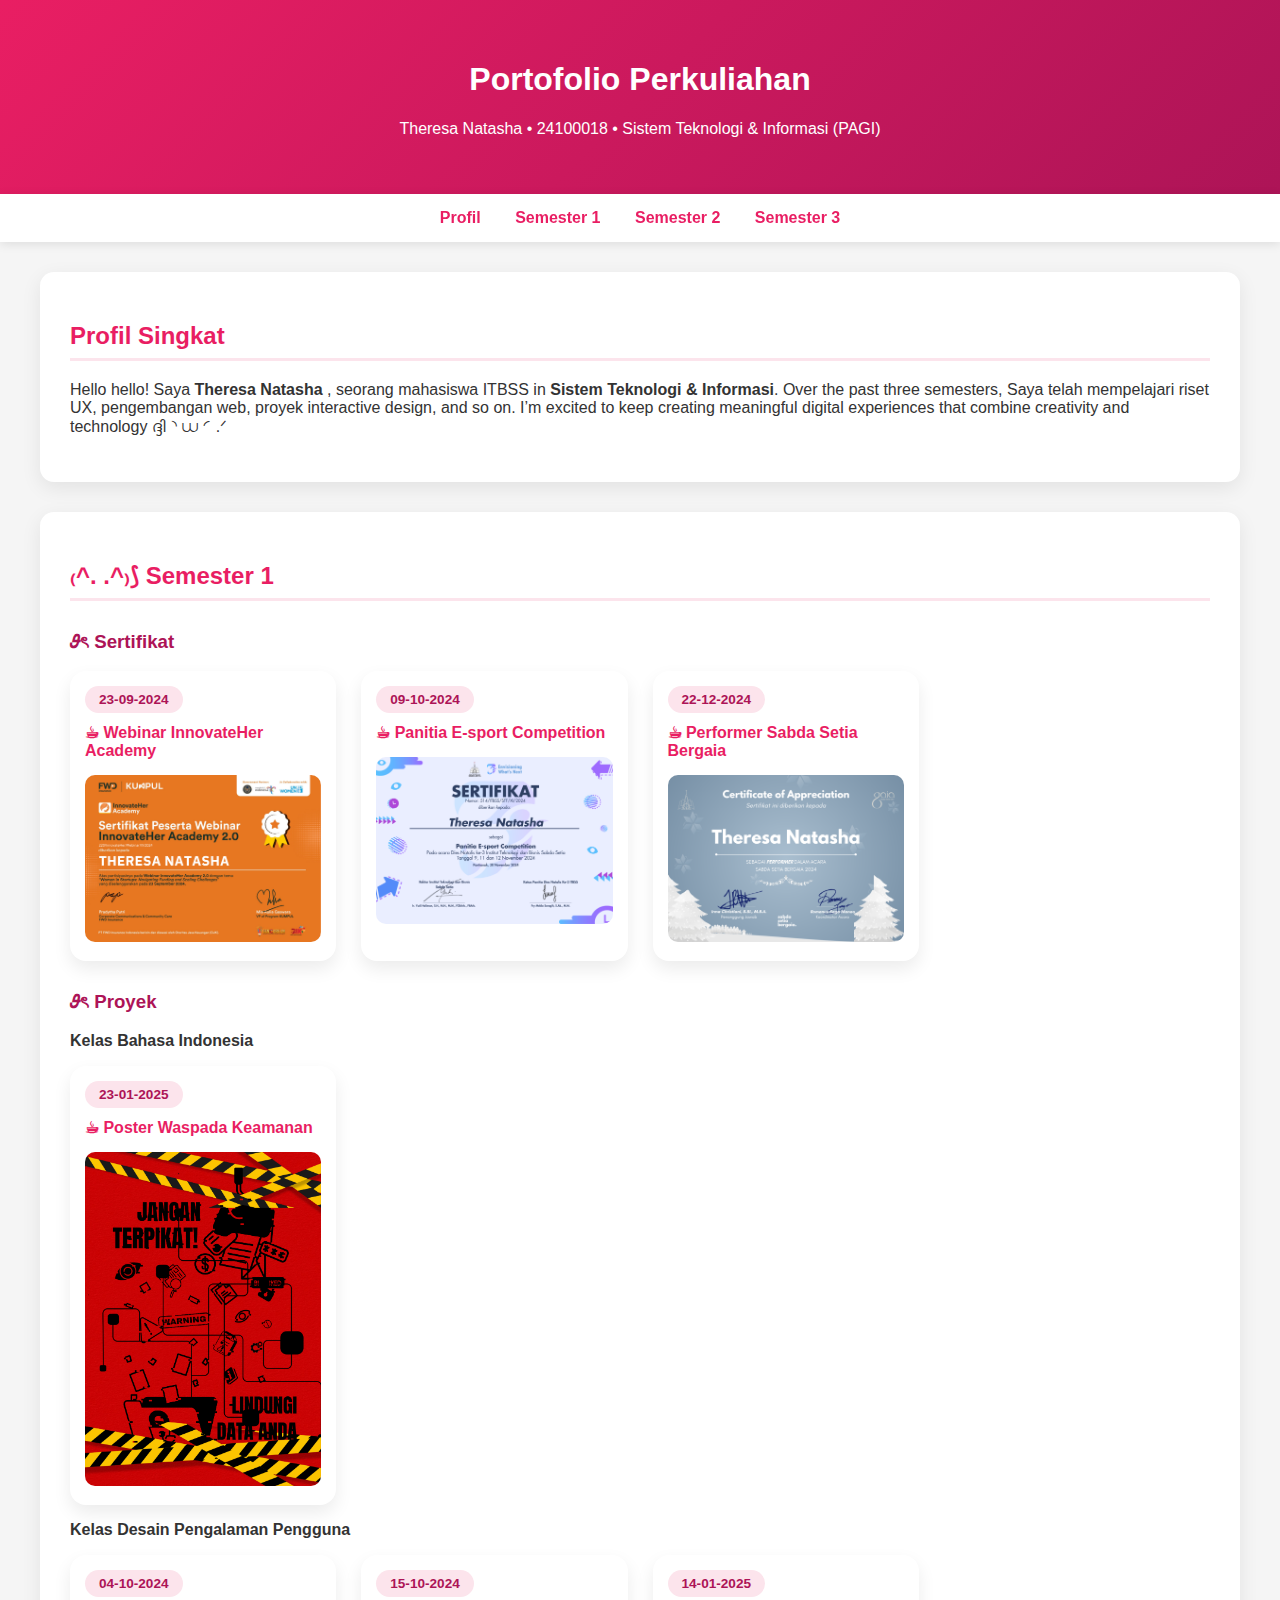
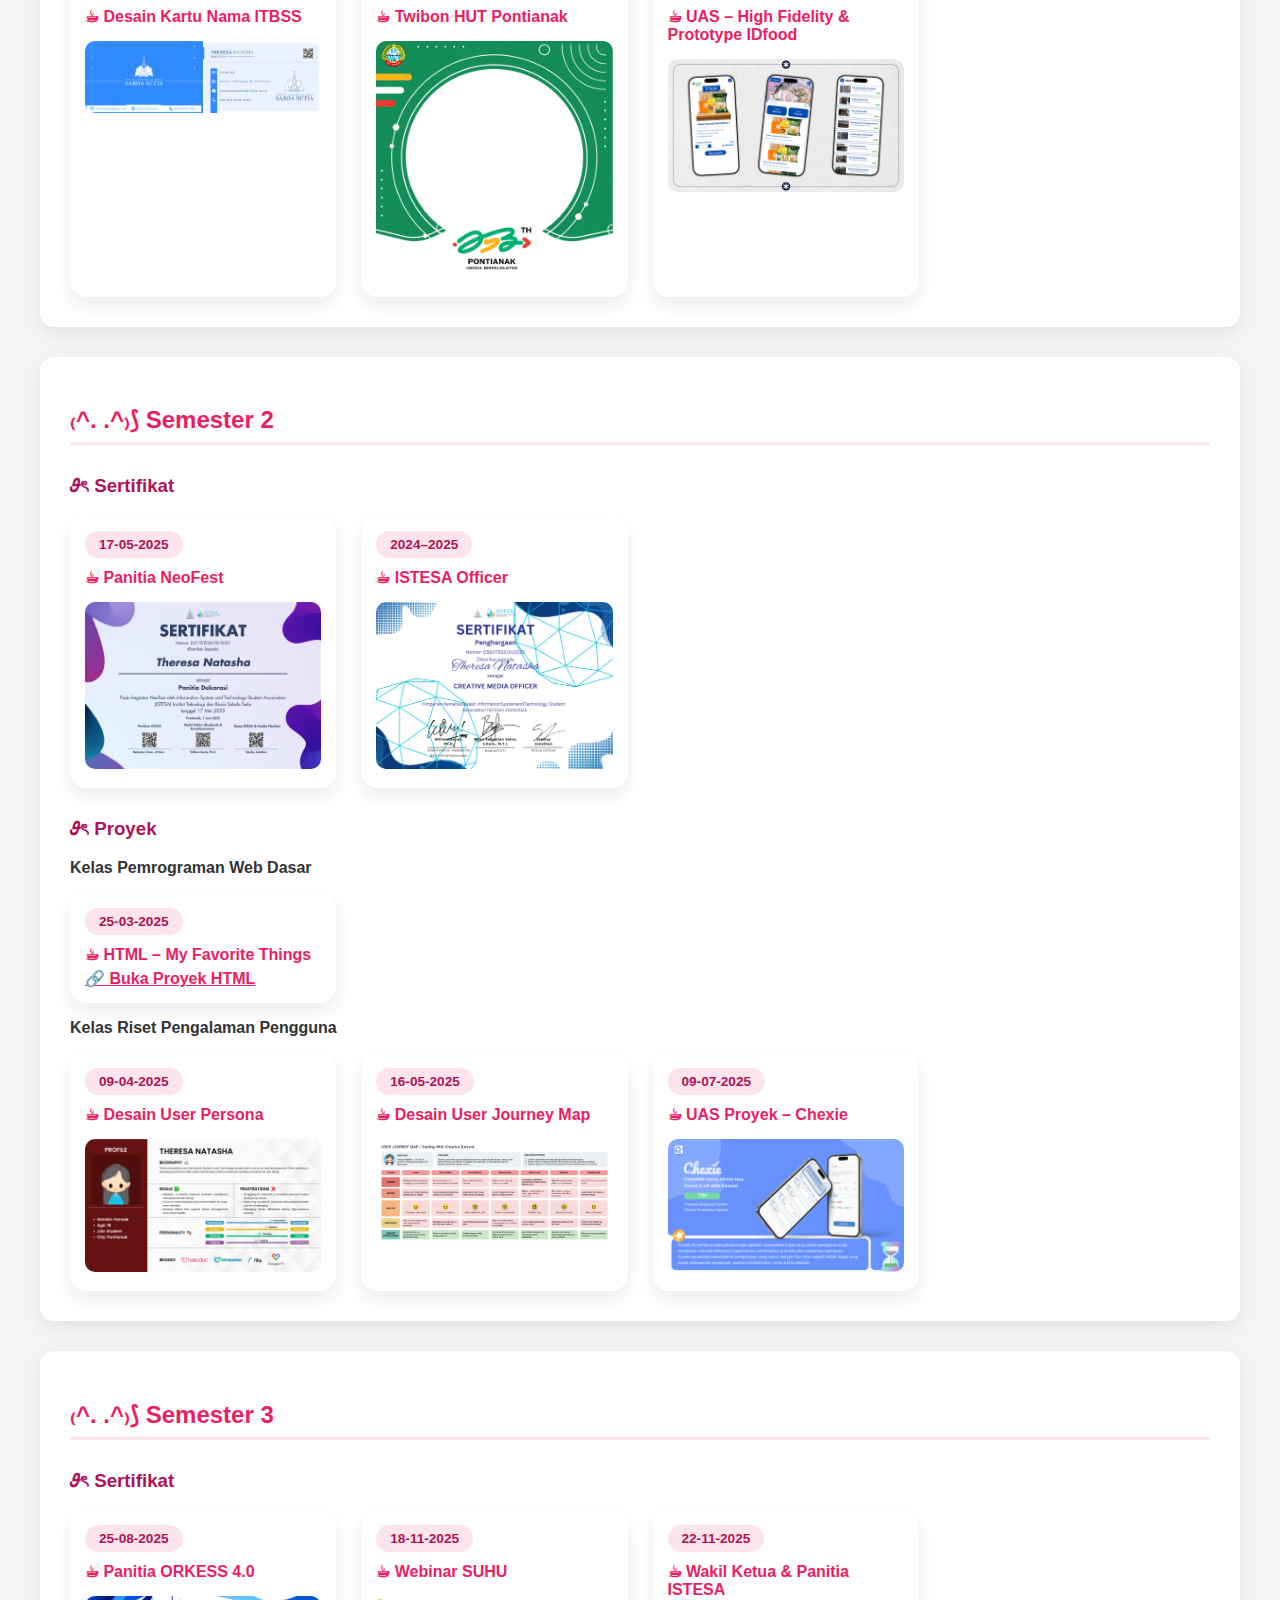
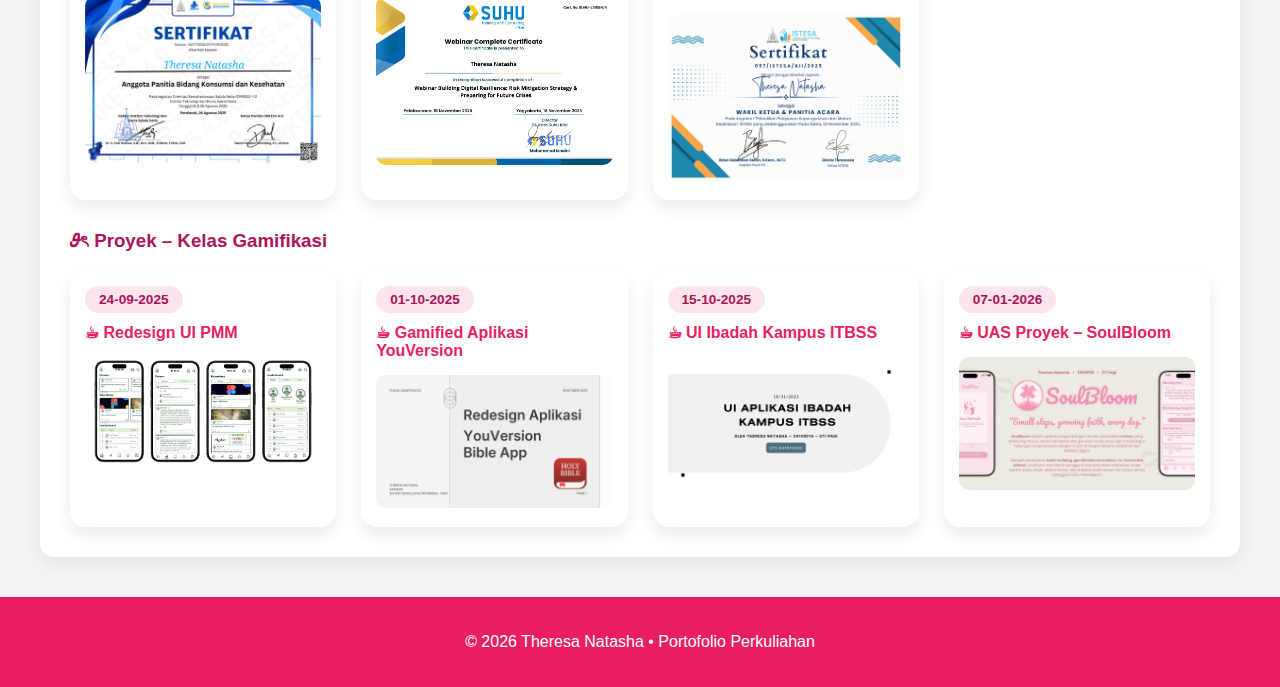
<file: index.html>
<!DOCTYPE html>
<html lang="id">
    <head>
        <meta charset="UTF-8">
        <title>Portofolio Perkuliahan Theresa Natasha</title>
        <link rel="stylesheet" href="css/style.css">
    </head>

    <body>
        <header>
            <h1>Portofolio Perkuliahan</h1>
            <p>Theresa Natasha • 24100018 • Sistem Teknologi & Informasi (PAGI)</p>
        </header>

        <nav>
            <a href="#profil">Profil</a>
            <a href="#semester1">Semester 1</a>
            <a href="#semester2">Semester 2</a>
            <a href="#semester3">Semester 3</a>
        </nav>

        <section id="profile">
            <h2>Profil Singkat</h2>
            <p>
                Hello hello! Saya <b>Theresa Natasha </b>, seorang mahasiswa ITBSS in <b>Sistem Teknologi & Informasi</b>. Over the past three semesters, Saya telah mempelajari riset UX, pengembangan web, proyek interactive design, and so on. I’m excited to keep creating meaningful digital experiences that combine creativity and technology ദ്ദി◝ ⩊ ◜.ᐟ
            </p>
        </section>

        <section id="semester1">
            <h2>₍^. .^₎⟆  Semester 1</h2>
      
            <h3>𝜗ৎ Sertifikat</h3>
            <div class="card-grid">
                <div class="card">
                    <span class="date">23-09-2024</span>
                    <h4>☕︎ Webinar InnovateHer Academy</h4>
                    <img src="img/semester1/sertifikat/23-09-2024_Sertifikat Webinar InnovateHer Academy.png" onclick="openModal(this.src)">
                </div>
                
                <div class="card">
                    <span class="date">09-10-2024</span>
                    <h4>☕︎ Panitia E-sport Competition</h4>
                    <img src="img/semester1/sertifikat/9-10-2024_Sertifikat Panitia E-sport Competition.png" onclick="openModal(this.src)">
                </div>
                
                <div class="card">
                    <span class="date">22-12-2024</span>
                    <h4>☕︎ Performer Sabda Setia Bergaia</h4>
                    <img src="img/semester1/sertifikat/22-12-2024_Sertifikat Performer Sabda Setia Bergaia.png" onclick="openModal(this.src)">
                </div>
            </div>
            
            <h3>𝜗ৎ Proyek</h3>
            <p><b>Kelas Bahasa Indonesia</b></p>
            <div class="card-grid">
                <div class="card">
                    <span class="date">23-01-2025</span>
                    <h4>☕︎ Poster Waspada Keamanan</h4>
                    <img src="img/semester1/projek/23-01-2025_Poster Waspada Keamanan.png" onclick="openModal(this.src)">
                </div>
            </div>
            
            <p><b>Kelas Desain Pengalaman Pengguna</b></p>
            <div class="card-grid">
                <div class="card">
                    <span class="date">04-10-2024</span>
                    <h4>☕︎ Desain Kartu Nama ITBSS</h4>
                    <img src="img/semester1/projek/04-10-2024_Desain Kartu Nama ITBSS.png" onclick="openModal(this.src)">
                </div>
                
                <div class="card">
                    <span class="date">15-10-2024</span>
                    <h4>☕︎ Twibon HUT Pontianak</h4>
                    <img src="img/semester1/projek/15-10-2024_Desain Twibon HUT Pontianak.png" onclick="openModal(this.src)">
                </div>
                
                <div class="card">
                    <span class="date">14-01-2025</span>
                    <h4>☕︎ UAS – High Fidelity & Prototype IDfood</h4>
                    <img src="img/semester1/projek/14-01-2025_UAS Design High Fidelity & Prototype IDfood.png" onclick="openModal(this.src)">
                </div>
            </div>
        </section>

        <section id="semester2">
            <h2>₍^. .^₎⟆  Semester 2</h2>
            
            <h3>𝜗ৎ Sertifikat</h3>
            <div class="card-grid">
                <div class="card">
                    <span class="date">17-05-2025</span>
                    <h4>☕︎ Panitia NeoFest</h4>
                    <img src="img/semester2/sertifikat/17-05-2025_Sertifikat Panitia NeoFest.jpg" onclick="openModal(this.src)">
                </div>
                
                <div class="card">
                    <span class="date">2024–2025</span>
                    <h4>☕︎ ISTESA Officer</h4>
                    <img src="img/semester2/sertifikat/2024-2025_Sertifikat ISTESA Officer.png" onclick="openModal(this.src)">
                </div>
            </div>
            
            <h3>𝜗ৎ Proyek</h3>
            <p><b>Kelas Pemrograman Web Dasar</b></p>
            <div class="card-grid">
                <div class="card">
                    <span class="date">25-03-2025</span>
                    <h4>☕︎ HTML – My Favorite Things</h4>
                    <a href="img/semester2/projek/webdasar/myFav.html" target="_blank">
                        🔗 Buka Proyek HTML
                    </a>
                </div>
            </div>
            
            <p><b>Kelas Riset Pengalaman Pengguna</b></p>
            <div class="card-grid">
                <div class="card">
                    <span class="date">09-04-2025</span>
                    <h4>☕︎ Desain User Persona</h4>
                    <img src="img/semester2/projek/09-04-2025_Desain User Persona.png" onclick="openModal(this.src)">
                </div>
                
                <div class="card">
                    <span class="date">16-05-2025</span>
                    <h4>☕︎ Desain User Journey Map</h4>
                    <img src="img/semester2/projek/16-05-2025_Desain User Journey Map.png" onclick="openModal(this.src)">
                </div>
                
                <div class="card">
                    <span class="date">09-07-2025</span>
                    <h4>☕︎ UAS Proyek – Chexie</h4>
                    <img src="img/semester2/projek/chexie/chexie1.png" onclick="openSlider('img/semester2/projek/chexie/chexie', 30)">
                </div>
            </div>
        </section>

        <section id="semester3">
            <h2>₍^. .^₎⟆  Semester 3</h2>
            
            <h3>𝜗ৎ Sertifikat</h3>
            <div class="card-grid">
                <div class="card">
                    <span class="date">25-08-2025</span>
                    <h4>☕︎ Panitia ORKESS 4.0</h4>
                    <img src="img/semester3/sertifikat/25-08-2025_Sertifikat Panitia ORKESS (4.0).png" onclick="openModal(this.src)">
                </div>
                
                <div class="card">
                    <span class="date">18-11-2025</span>
                    <h4>☕︎ Webinar SUHU</h4>
                    <img src="img/semester3/sertifikat/18-11-2025_Sertifikat Webinar SUHU.png" onclick="openModal(this.src)">
                </div>
                
                <div class="card">
                    <span class="date">22-11-2025</span>
                    <h4>☕︎ Wakil Ketua & Panitia ISTESA</h4>
                    <img src="img/semester3/sertifikat/22-11-2025_Sertifikat Wakil Ketua & Panitia Acara Pelepasan Kepengurusan dan Makrab ISTESA.png" onclick="openModal(this.src)">
                </div>
            </div>
            
            <h3>𝜗ৎ Proyek – Kelas Gamifikasi</h3>
            <div class="card-grid">
                <div class="card">
                    <span class="date">24-09-2025</span>
                    <h4>☕︎ Redesign UI PMM</h4>
                    <img src="img/semester3/projek/24-09-2025_Redesign UI PMM.png" onclick="openModal(this.src)">
                </div>
                
                <div class="card">
                    <span class="date">01-10-2025</span>
                    <h4>☕︎ Gamified Aplikasi YouVersion</h4>
                    <img src="img/semester3/projek/youversion/YouVersion1.png" onclick="openSlider('img/semester3/projek/youversion/YouVersion', 11)">
                </div>
                
                <div class="card">
                    <span class="date">15-10-2025</span>
                    <h4>☕︎ UI Ibadah Kampus ITBSS</h4>
                    <img src="img/semester3/projek/ibadahkampus/IbadahKampus1.png" onclick="openSlider('img/semester3/projek/ibadahkampus/IbadahKampus', 20)">
                </div>
                
                <div class="card">
                    <span class="date">07-01-2026</span>
                    <h4>☕︎ UAS Proyek – SoulBloom</h4>
                    <img src="img/semester3/projek/soulbloom/SoulBloom1.png" onclick="openSlider('img/semester3/projek/soulbloom/SoulBloom', 22)">
                </div>
            </div>
        </section>

        <footer>
            <p>© 2026 Theresa Natasha • Portofolio Perkuliahan</p>
        </footer>

        <div id="imageModal" class="modal">
            <span class="close" onclick="closeModal()">×</span>
            <img class="modal-content" id="modalImage">
        </div>

        <div id="sliderModal" class="modal">
            <span class="close" onclick="closeSlider()">×</span>
            <img class="modal-content" id="sliderImage">
            <div class="slider-controls">
                <button onclick="prevSlide()">⟨ Prev</button>
                <button onclick="nextSlide()">Next ⟩</button>
            </div>
        </div>

        <script>
            function openModal(src){
                const modal = document.getElementById("imageModal");
                document.getElementById("modalImage").src = src;
                modal.classList.add("show");
            }
            
            function closeModal(){
                const modal = document.getElementById("imageModal");
                modal.classList.remove("show");
            }
            
            function openSlider(path, total){
                basePath = path;
                totalSlides = total;
                currentSlide = 1;
                const modal = document.getElementById("sliderModal");
                modal.classList.add("show");
                updateSlide();
            }
            
            function closeSlider(){
                const modal = document.getElementById("sliderModal");
                modal.classList.remove("show");
            }
            
            function updateSlide(){
                document.getElementById("sliderImage").src =
                basePath + currentSlide + ".png";
            }
            
            function nextSlide(){
                if (currentSlide < totalSlides){
                    currentSlide++;
                    updateSlide();
                }
            }
            
            function prevSlide(){
                if (currentSlide > 1){
                    currentSlide--;
                    updateSlide();
                }
            }
            
            function closeSlider(){
                document.getElementById("sliderModal").style.display = "none";
            }
        </script>
    </body>
</html>
</file>
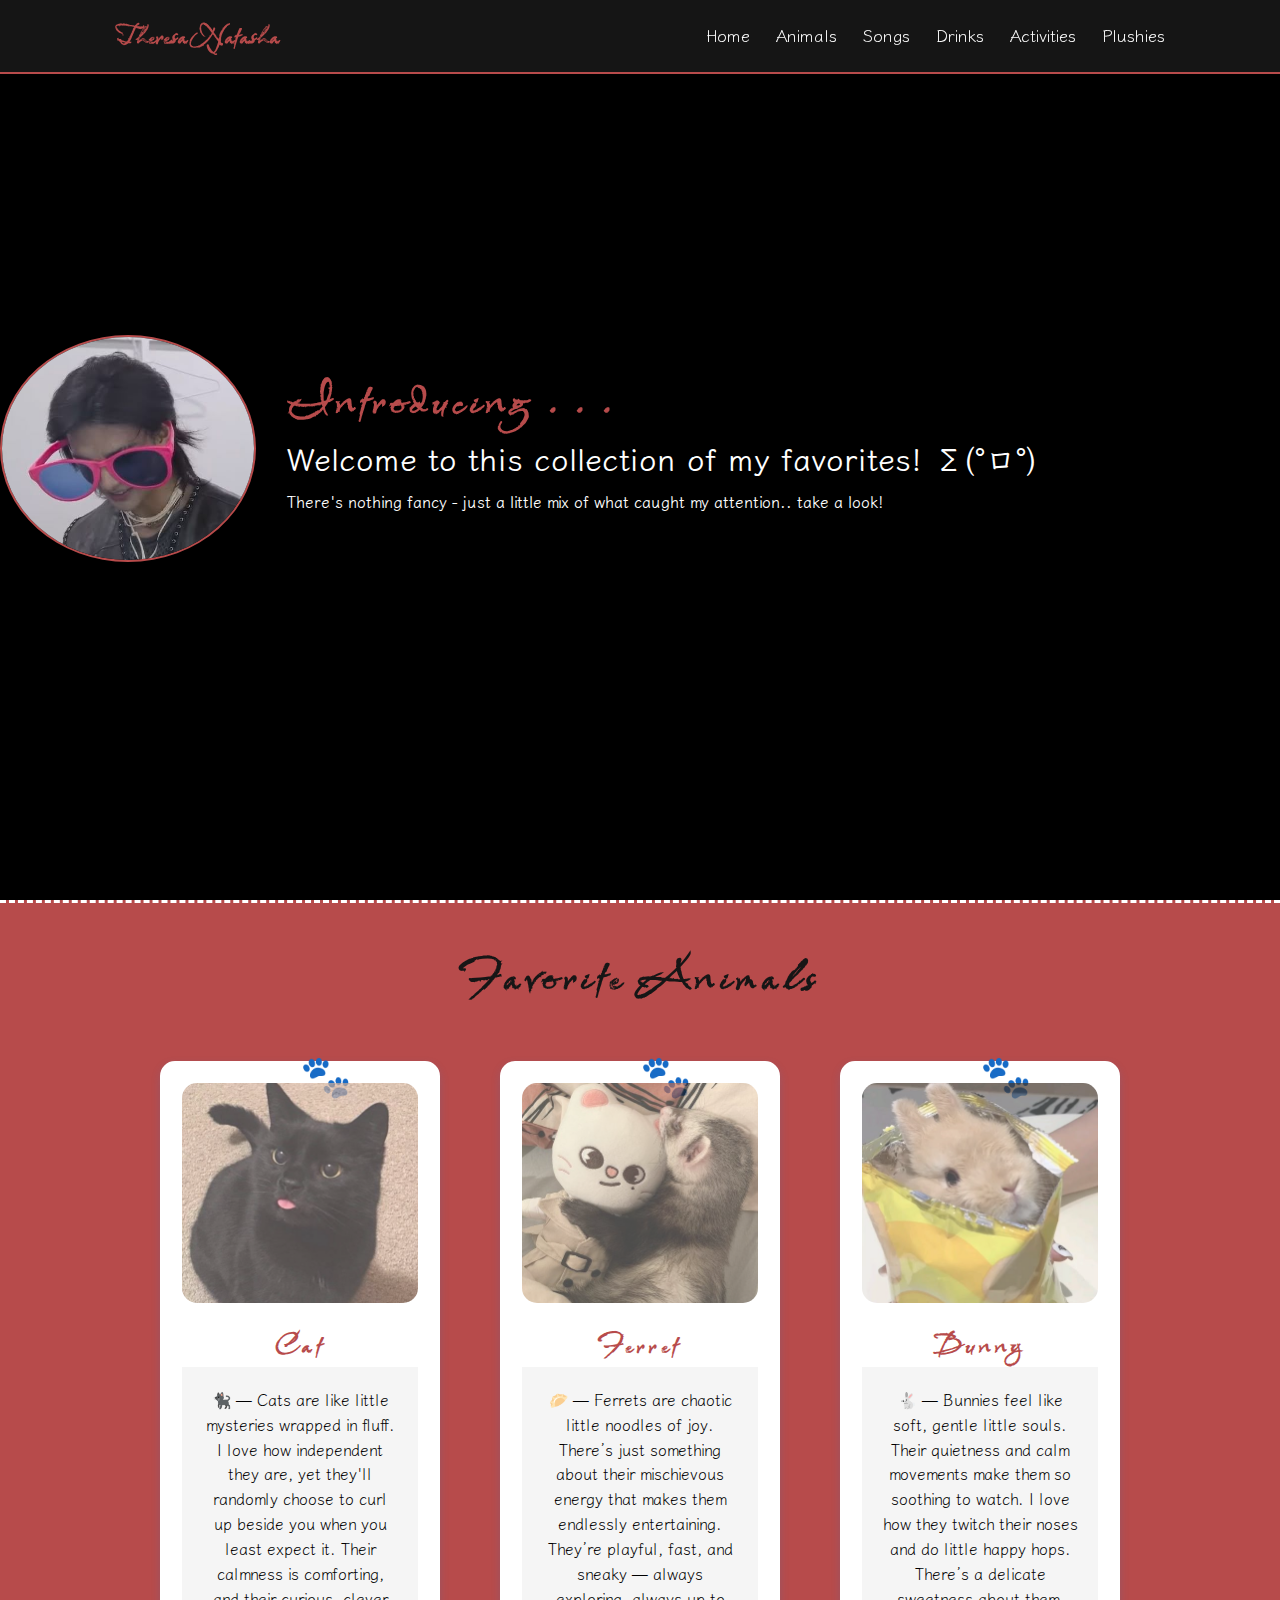
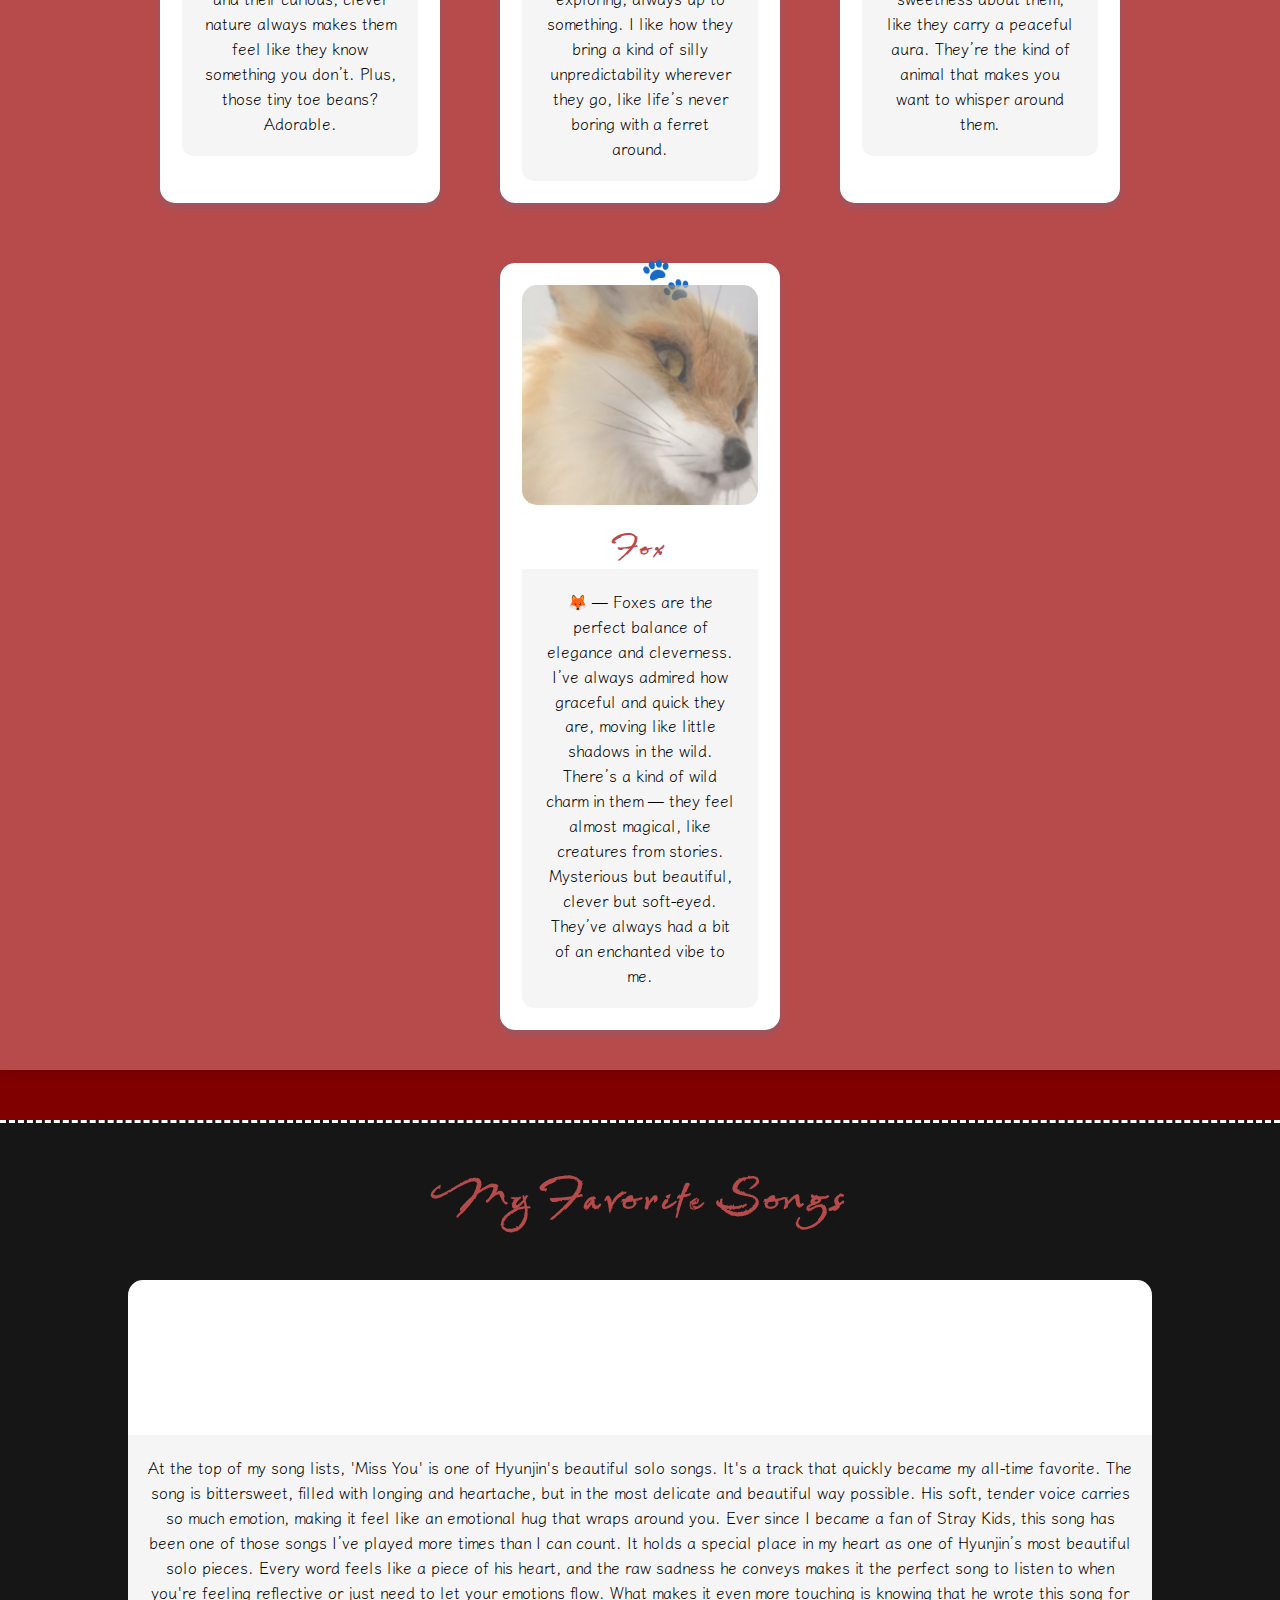
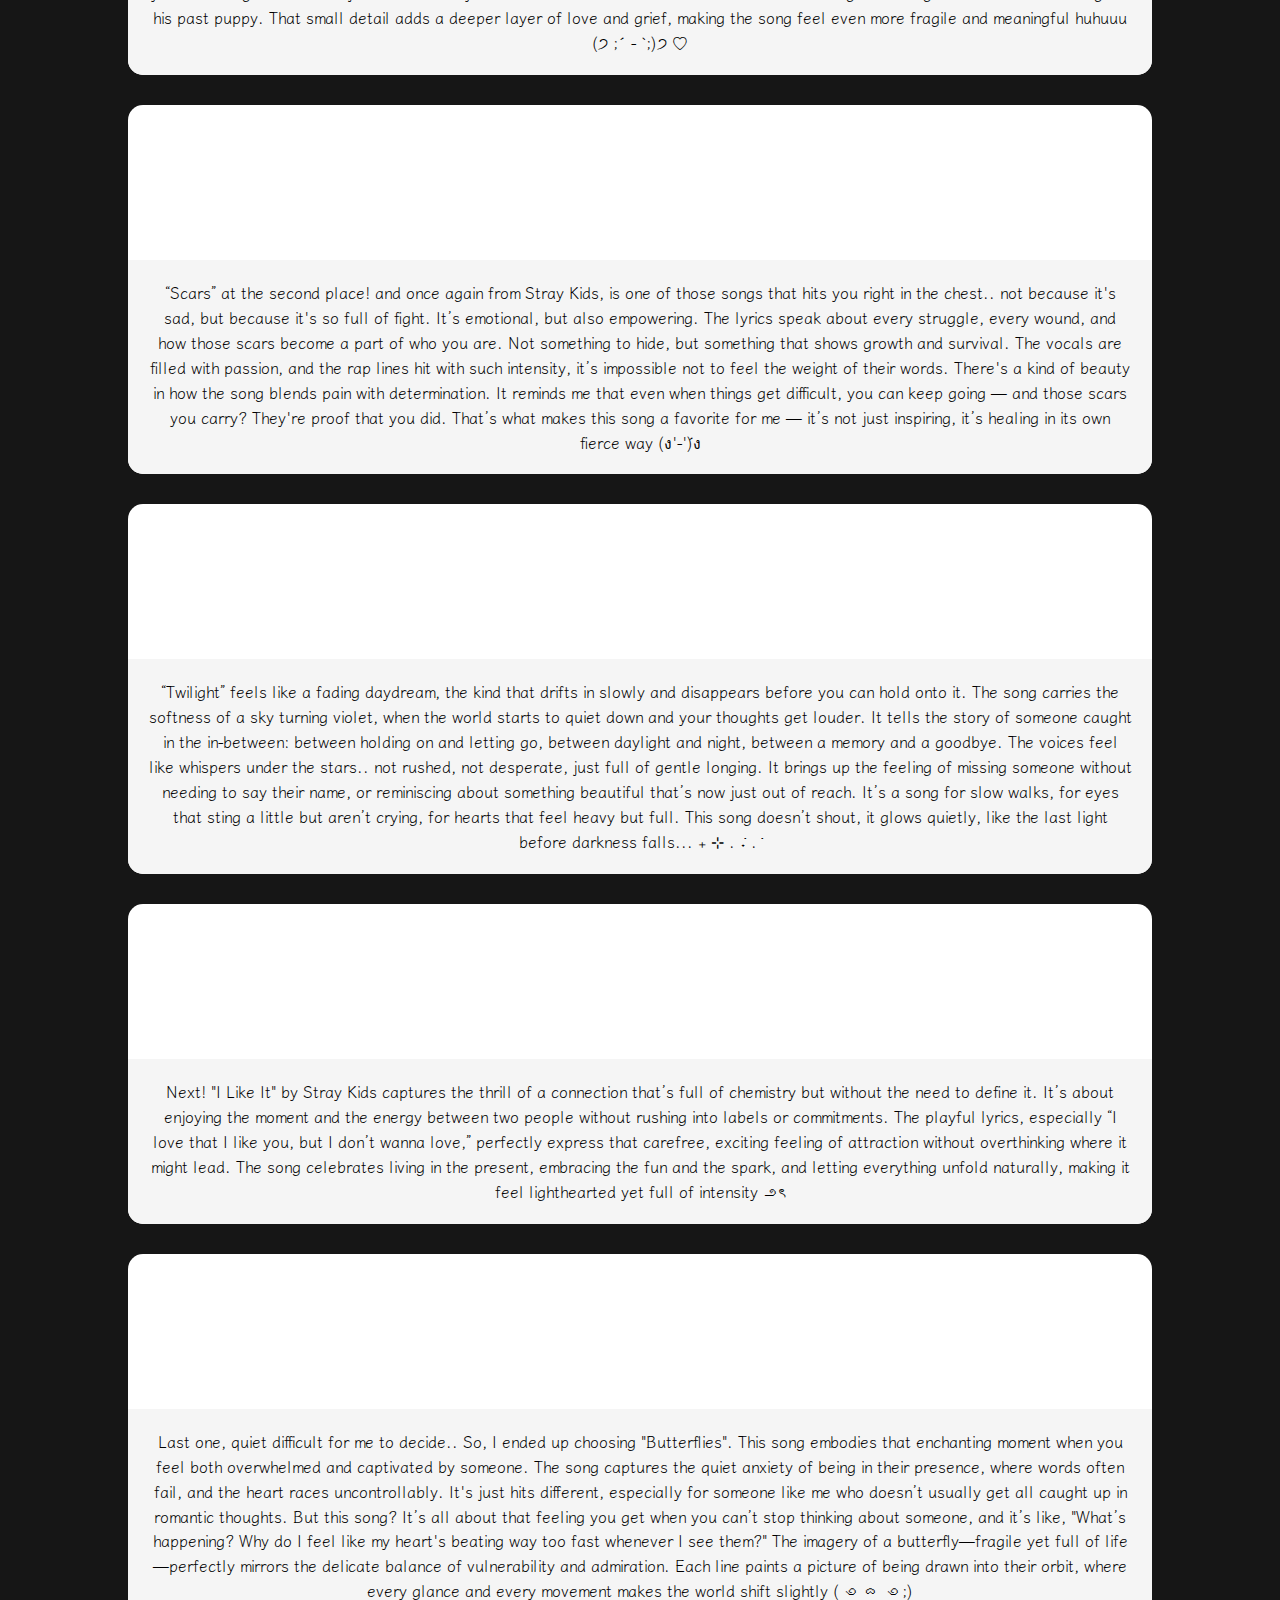
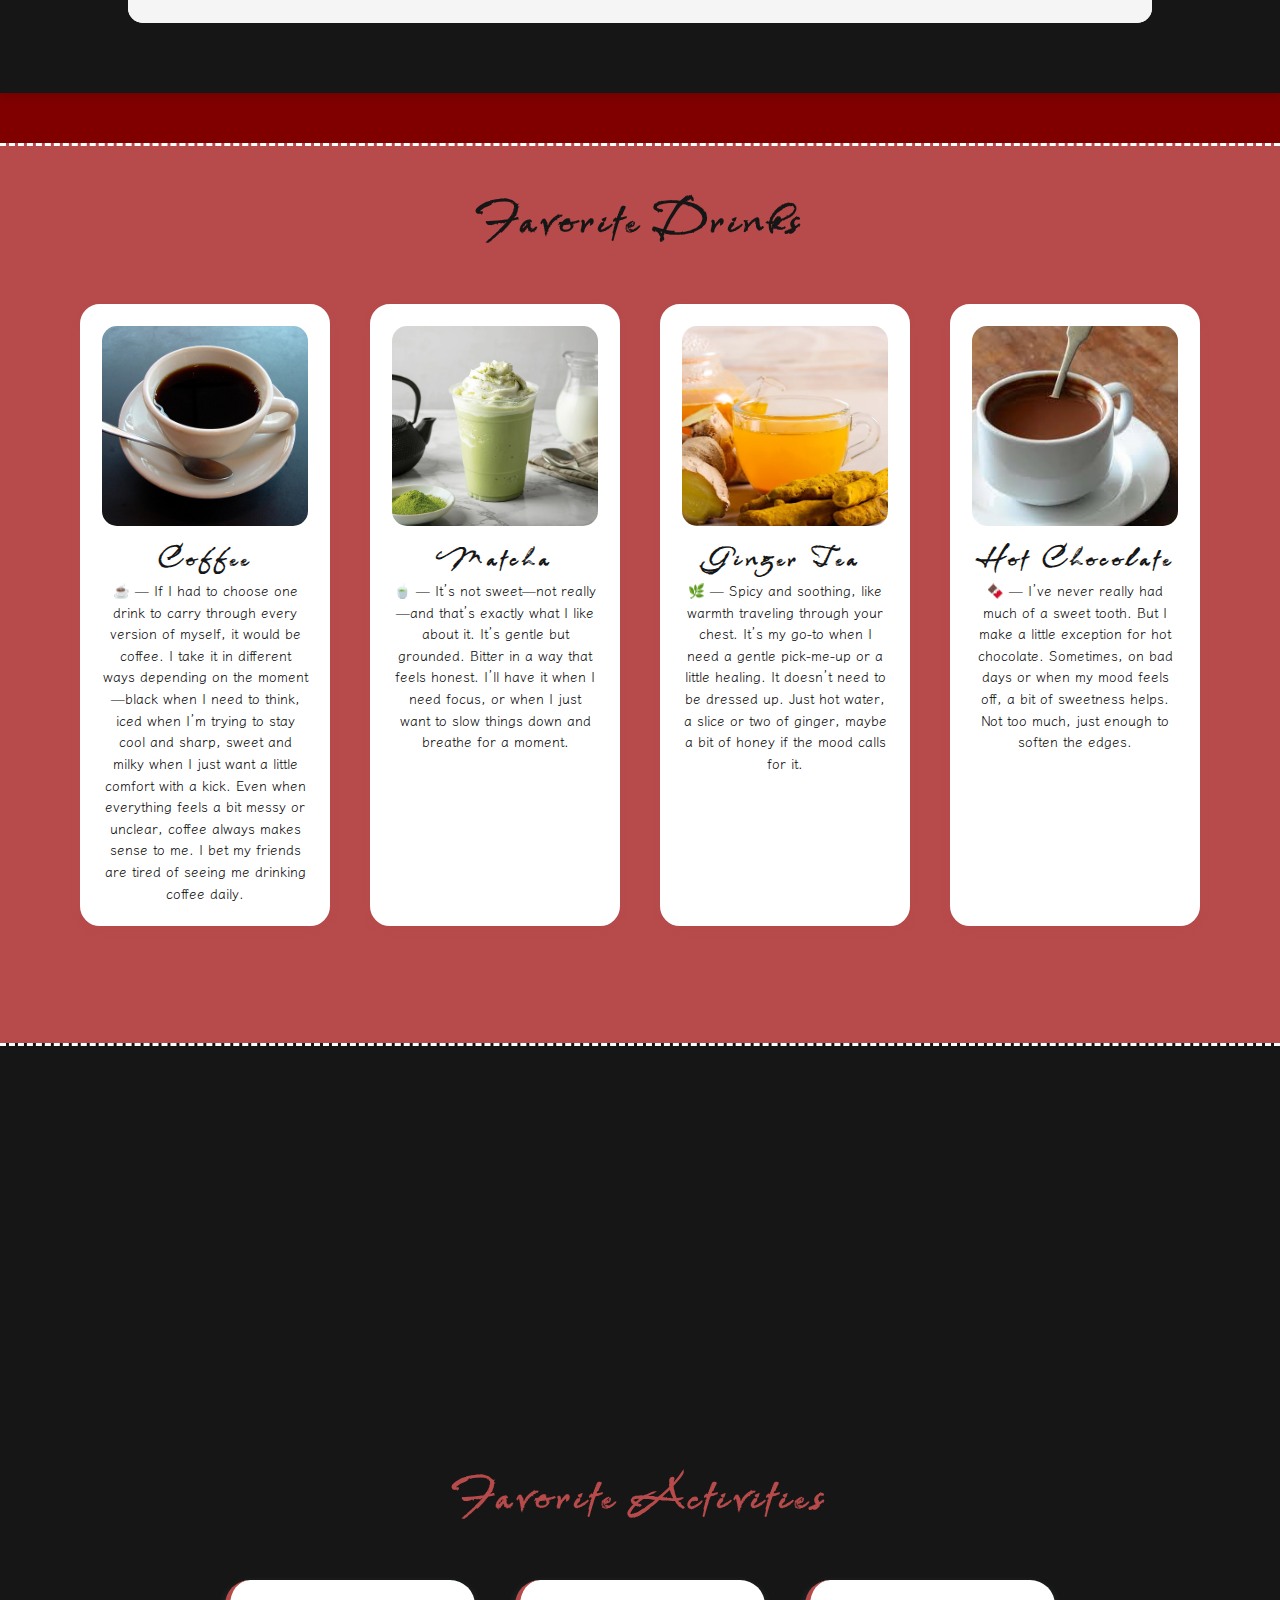
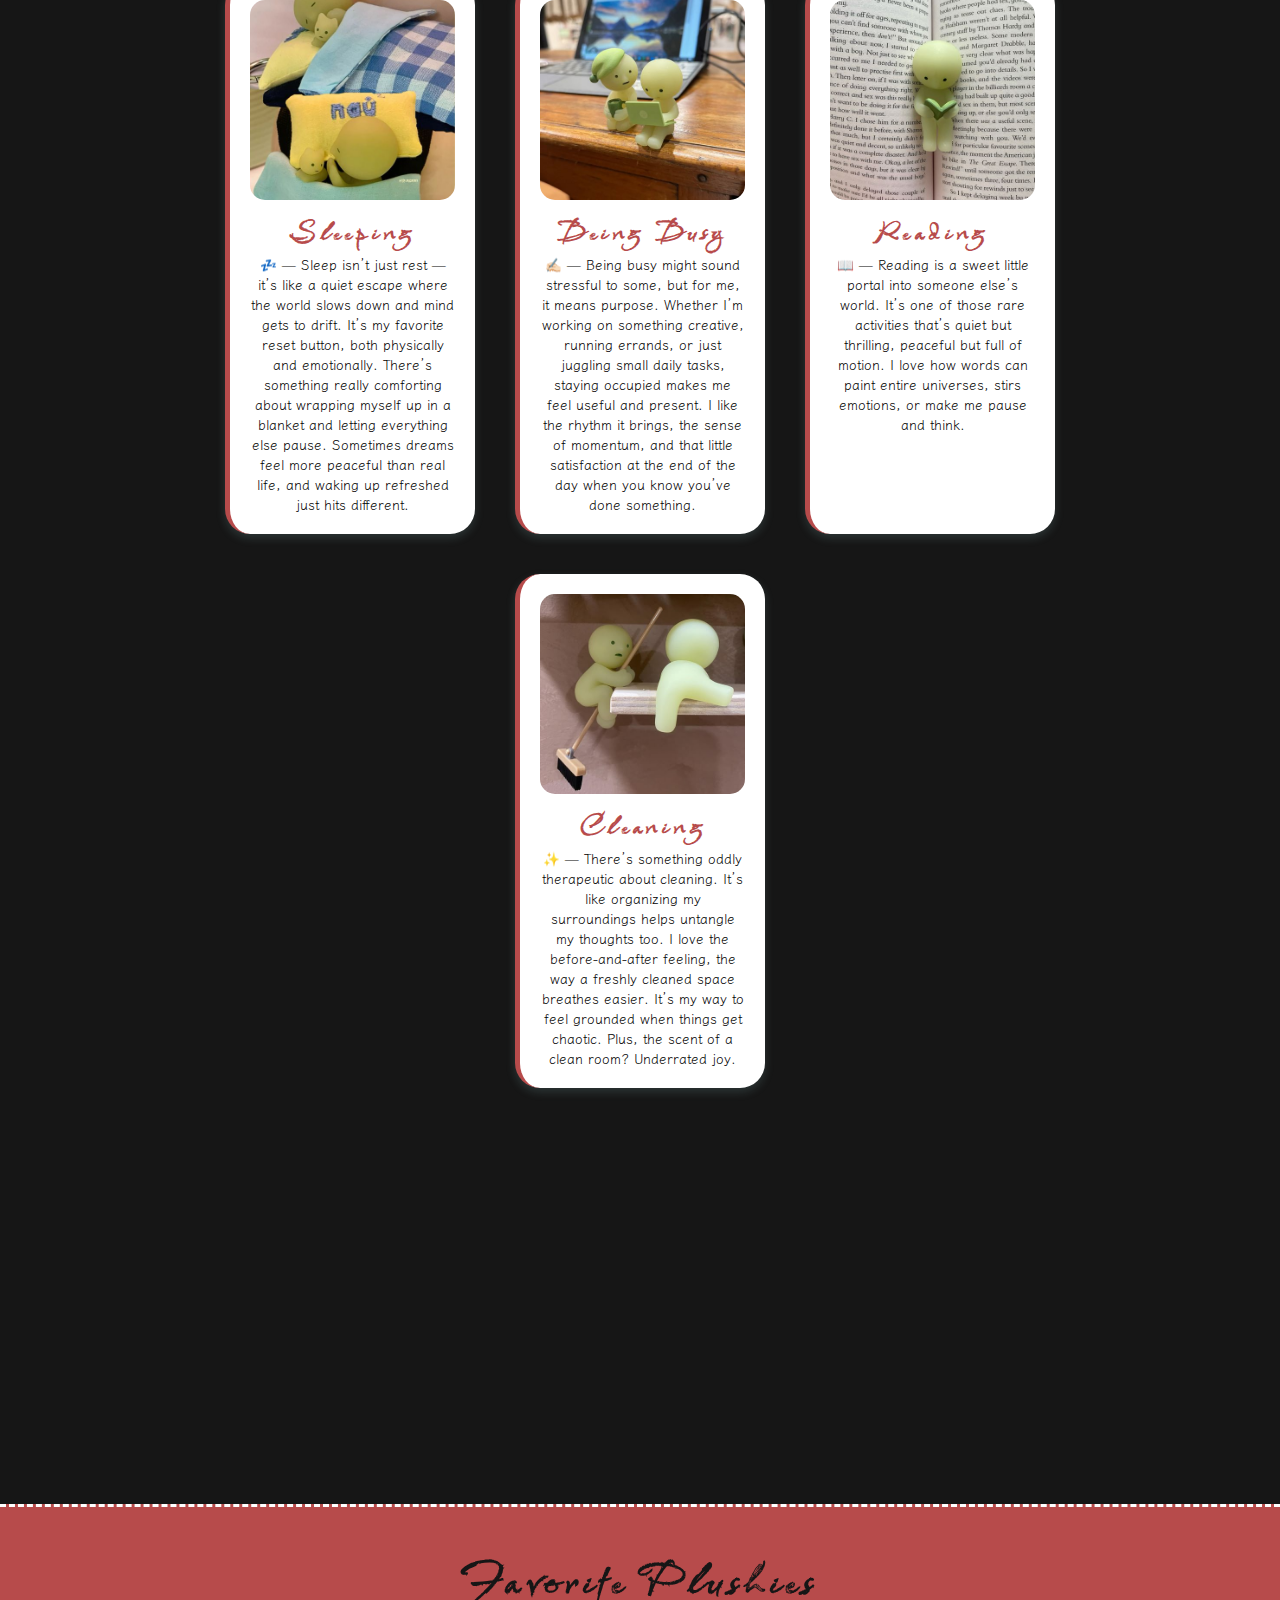
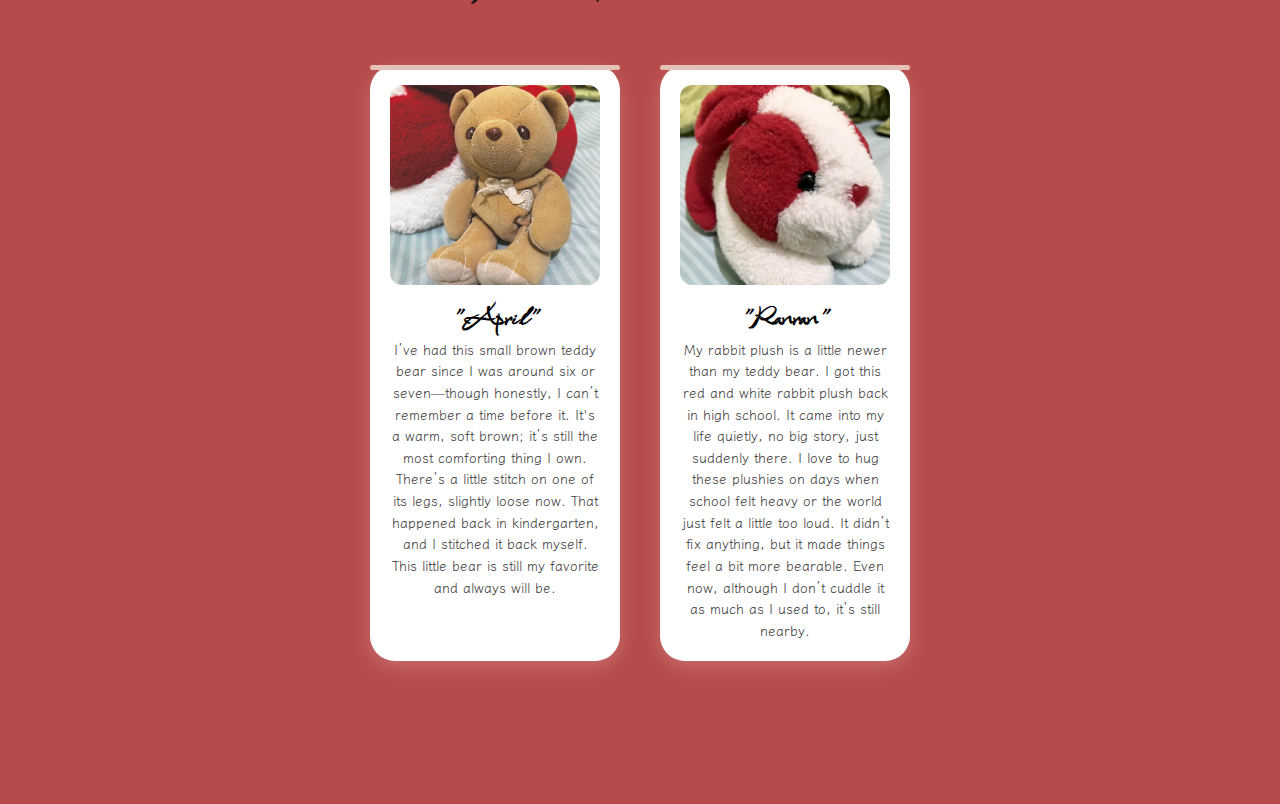
<file: img/semester2/projek/webdasar/myFav.html>
<!DOCTYPE html>
<html lang="id">
<head>
    <meta charset="UTF-8">
    <meta name="viewport" content="width=device-width, initial-scale=1.0">
    <title>My Favorites</title>
<style>
    @import url('https://fonts.googleapis.com/css2?family=Babylonica&family=Klee+One&display=swap');

*{
    margin: 0;
    padding: 0;
    box-sizing: border-box;
    text-decoration: none;
    border: none;
    outline: none;
}

body{
    width: 100%;
    height: 100vh;
    overflow-x: hidden;
    background-color: maroon;
    color: white;
    font-family: "Klee One", cursive;
}

.logo{
    font-family: "Babylonica", cursive;
}

html{
    font-size: 65%;
    scroll-behavior: smooth;
}

header{
    position: fixed;
    top: 0;
    left: 0;
    width: 100%;
    padding: 1.5rem 9%;
    background-color: rgba(22, 22, 22, 0.95);
    border-bottom: 2px solid #b74b4b;
    box-shadow: 0 2px 10px rgba(0, 0, 0, 0.3);
    display: flex;
    justify-content: space-between;
    align-items: center;
    z-index: 1000;
    backdrop-filter: blur(10px);
}

.logo{
    font-size: 3rem;
    color: #b74b4b;
    font-weight: 800;
    letter-spacing: 0.1rem;
}

.logo:hover{
    transform: scale(1.1);
}

nav{
    display: flex;
    align-items: center;
}

nav a{
    font-size: 1.6rem;
    color: white;
    margin-left: 2.5rem;
    font-weight: 500;
    transition: 0.3s ease;
    border-bottom: 3px solid transparent;
}

nav a:hover,
nav a.active{
    color: #b74b4b;
    border-bottom: 3px solid #b74b4b;
}

section{
    min-height: 100vh;
    padding-bottom: 5rem 9% 5rem;
}

.home {
    display: flex;
    justify-content: space-between;
    align-items: center;
    gap: 3rem;
    background-color: black;
}

.home .home_content {
    flex: 1;
}

.home .home_content h1 {
    font-size: 5rem;
    font-weight: 600;
    line-height: 1.3;
    font-family: "Babylonica", cursive;
    letter-spacing: 0.5rem;
    color: #b74b4b;
}

.home_content h2 {
    font-size: 3rem;
    margin-bottom: 1rem;
    font-weight: 600;
}

.home_content p{
    font-size: 1.5rem;
    font-weight: 600;
    margin-bottom: 2rem;
}

.home_img {
    width: 20vw;
    max-width: 400px;
    border-radius: 50%;
}

.home_img img {
    width: 100%;
    border-radius: 50%;
    border: 2px solid #b74b4b;
    cursor: pointer;
    transition: transform 0.3 ease, border-color 0.3s ease;
}

.home_img img:hover {
    transform: scale(1.05);
    border-color: #fff;
    animation: floatBob 1s ease infinite;
}

@keyframes floatBob{
    0% { transform: scale(1.05) translateY(0);}
    50% { transform: scale(1.06) translateY(-6px);}
    100% { transform: scale(1.05) translateY(0);}
}

.animals {
    padding: 40px 10px;
    background-color: #b74b4b;
    border-radius: 0px;
    box-shadow: 0 4px 8px rgba(0, 0, 0, 0.1);
    margin-bottom: 50px;
    border-top: 3px dashed #fff;
}

.animals h1{
    font-size: 5rem;
    font-weight: 600;
    line-height: 1.3;
    font-family: "Babylonica", cursive;
    letter-spacing: 0.5rem;
    color: #161616;
    text-align: center;
    margin-bottom: 50px;
}

.animals h2 {
    font-size: 3rem;
    font-weight: 600;
    line-height: 1.3;
    font-family: "Babylonica", cursive;
    letter-spacing: 0.5rem;
    color: #b74b4b;
    text-align: center;
    margin-bottom: 0.5px;
}

.animal-list {
    display: flex;
    flex-wrap: wrap;
    justify-content: center;
    gap: 60px;
}

.animal-item {
    background-color: #fff;
    border: 2px solid #fff;
    border-radius: 15px;
    width: 280px;
    padding: 20px;
    box-shadow: 0 4px 8px rgba(91, 111, 167, 0.3);
    position: relative;
    transition: transform 0.3s ease, box-shadow 0.3s ease;
}

.animal-item:hover {
    transform: scale(1.05);
    box-shadow: 0 10px 30px rgba(91, 111, 167, 0.4);
}

.animal-item img {
    width: 100%;
    height: 220px;
    object-fit: cover;
    border-radius: 15px;
    margin-bottom: 20px;
    opacity: 0.7;
}

.animal-item p {
    font-size: 1.5rem;
    color: black;
    line-height: 1.6;
    padding: 20px;
    font-family: "Klee One", cursive;
    background-color: whitesmoke;
    border-radius: 0 0 12px 12px;
    text-align: center;
}

.animal-item:before {
    content: '🐾';
    position: absolute;
    top: -20px;
    left: 50%;
    transform: translateX(-0%);
    font-size: 4rem;
}

.music {
    padding: 40px 10%;
    background-color: #161616;
    border-radius: 0px;
    box-shadow: 0 4px 8px rgba(0, 0, 0, 0.1);
    margin-bottom: 50px;
    border-top: 3px dashed #fff;
}

.music h1 {
    font-size: 5rem;
    font-weight: 600;
    line-height: 1.3;
    font-family: "Babylonica", cursive;
    letter-spacing: 0.5rem;
    color: #b74b4b;
    text-align: center;
    margin-bottom: 50px;
}

.song-list {
    margin-bottom: 30px;
    list-style: none;
    padding: 0;
    background-color: #ffffff;
    border-radius: 15px;
    overflow: hidden;
    transition: transform 0.3s ease, box-shadow 0.3s ease;
}

.song-list:hover {
    transform: scale(1.03);
}

.song-list iframe {
    border-radius: 12px;
    width: 100%;
    height: 152px;
    border: none;
}

.song-list p {
    font-size: 1.5rem;
    color: black;
    line-height: 1.6;
    padding: 20px;
    font-family: "Klee One", cursive;
    background-color: whitesmoke;
    border-radius: 0 0 12px 12px;
    text-align: center;
}

.song-list p:hover {
    color: #333;
    background-color: #f0f0f0;
    transition: all 0.3s ease;
}

@media (max-width: 768px) {
    .music {
        padding: 40px 5%;
    }
    .song-list iframe {
        height: 130px;
    }
    .music h2 {
        font-size: 1.6rem;
    }
}

.drinks {
    padding: 40px 10px;
    background-color: #b74b4b;
    border-top: 3px dashed #fff;
}

.drinks h1 {
    font-size: 5rem;
    font-weight: 600;
    line-height: 1.3;
    font-family: "Babylonica", cursive;
    letter-spacing: 0.5rem;
    color: #161616;
    text-align: center;
    margin-bottom: 50px;
}

.drinks h2{
    font-size: 3rem;
    font-weight: 600;
    line-height: 1.3;
    font-family: "Babylonica", cursive;
    letter-spacing: 0.5rem;
    color: #161616;
    text-align: center;
    margin-bottom: 0.5px;
}

.drink-list {
    display: flex;
    flex-wrap: wrap;
    justify-content: center;
    gap: 40px;
}

.drink-item {
    background-color: #fff;
    border: 2px solid #fff;
    border-radius: 20px;
    width: 250px;
    padding: 20px;
    text-align: center;
    box-shadow: 0 4px 10px rgba(183, 75, 75, 0.15);
    transition: transform 0.3s ease, box-shadow 0.3s ease;
}

.drink-item:hover {
    transform: translateY(-5px);
    box-shadow: 0 6px 16px rgba(183, 75, 75, 0.25);
}

.drink-item img {
    width: 100%;
    height: 200px;
    object-fit: cover;
    border-radius: 15px;
    margin-bottom: 10px;
}

.drink-item p {
    font-size: 1.3rem;
    color: black;
    line-height: 1.6;
    font-family: "Klee One", cursive;
}

.activities {
    padding: 40rem 10%;
    background-color: #161616;
    border-top: 3px dashed #fff;
}

.activities h1{
    font-size: 5rem;
    font-weight: 600;
    line-height: 1.3;
    font-family: "babylonica", cursive;
    letter-spacing: 0.5rem;
    color: #b74b4b;
    text-align: center;
    margin-bottom: 50px;
}

.activities h2 {
    font-size: 3rem;
    font-weight: 600;
    line-height: 1.3;
    font-family: "Babylonica", cursive;
    letter-spacing: 0.5rem;
    color: #b74b4b;
    text-align: center;
    margin-bottom: 0.5px;
}

.activity-list {
    display: flex;
    flex-wrap: wrap;
    justify-content: center;
    gap: 40px;
}

.activity-item {
    background-color: #fff;
    width: 250px;
    padding: 20px;
    border-radius: 25px;
    box-shadow: 0 4px 10px rgba(137, 182, 182, 0.2);
    border-left: 5px solid #b74b4b;
    transition: transform 0.3s ease;
}

.activity-item:hover {
    transform: translateY(-8px);
}

.activity-item img {
    width: 100%;
    height: 200px;
    object-fit: cover;
    border-radius: 15px;
    margin-bottom: 10px;
}

.activity-item p {
    font-family: "Klee One", cursive;
    font-size: 1.3rem;
    color: black;
    text-align: center;
}

.plush {
    padding: 40px 10px;
    background-color: #b74b4b;
    border-top: 3px dashed #fff;
}

.plush h1 {
    font-size: 5rem;
    font-weight: 600;
    line-height: 1.3;
    font-family: "Babylonica", cursive;
    letter-spacing: 0.5rem;
    color: #161616;
    text-align: center;
    margin-bottom: 50px;
}

.plush h2 {
    font-size: 3rem;    
    font-weight: 600;    
    line-height: 1.3;
    font-family: "Babylonica", cursive;
    color: black;    
    text-align: center;
    margin-bottom: 0.5px;
}

.plush-list {
    display: flex;
    flex-wrap: wrap;
    justify-content: center;
    gap: 40px;
}

.plush-item {
    background-color: #fff;
    border-radius: 25px;
    width: 250px;
    padding: 20px;
    text-align: center;
    position: relative;    
    box-shadow: 0 6px 18px rgba(228, 193, 182, 0.3);
    transition: transform 0.3s ease, box-shadow 0.3s ease;
}

.plush-item:hover {
    transform: translateY(-8px);
    box-shadow: 0 10px 30px rgba(228, 193, 182, 0.5);
}

.plush-item img {
    width: 100%;
    height: 200px;
    object-fit: cover;
    border-radius: 12px;
    margin-bottom: 10px;
}

.plush-item p {
    font-size: 1.3rem;
    color: #333;
    line-height: 1.6;
    font-family: "Klee One", cursive;
}

.plush-item:before {
    content: '';
    position: absolute;
    top: 0;
    left: 50%;
    transform: translateX(-50%);
    width: 100%;
    height: 5px;
    background-color: #e4c1b6;
    border-radius: 8px;
}
</style>

</head>
<body>
    <header>
        <a href="#" class="logo">TheresaNatasha</a>

        <nav>
            <a href="#home">Home</a>
            <a href="#animals">Animals</a>
            <a href="#music">Songs</a>
            <a href="#drinks">Drinks</a>
            <a href="#activities">Activities</a>
            <a href="#plush">Plushies</a>
        </nav>
    </header>

    <section class="home" id="home">
        <div class="home_img">
            <img src="myfavimg/hyunjin.png" alt="">
        </div>
        <div class="home_content">
            <h1>Introducing . . .</h1>
            <h2>Welcome to this collection of my favorites! Σ(°ロ°)</h2>
            <p>There's nothing fancy - just a little mix of what caught my attention.. take a look!</p>
        </div>
    </section>

    <section class="animals" id="animals">
        <h1>Favorite Animals</h1>
        <div class="animal-list">
            <div class="animal-item">
                <img src="myfavimg/blackcat.png" alt="Cat">
                <h2>Cat</h2>
                <p>🐈‍⬛ — Cats are like little mysteries wrapped in fluff. I love how independent they are, yet they'll randomly choose to curl up beside you when you least expect it. Their calmness is comforting, and their curious, clever nature always makes them feel like they know something you don’t. Plus, those tiny toe beans? Adorable.</p>
            </div>
            <div class="animal-item">
                <img src="myfavimg/ferret.png" alt="Ferret">
                <h2>Ferret</h2>
                <p>🥟 — Ferrets are chaotic little noodles of joy. There’s just something about their mischievous energy that makes them endlessly entertaining. They’re playful, fast, and sneaky — always exploring, always up to something. I like how they bring a kind of silly unpredictability wherever they go, like life’s never boring with a ferret around.</p>
            </div>
            <div class="animal-item">
                <img src="myfavimg/bunny.png" alt="Bunny">
                <h2>Bunny</h2>
                <p>🐇 — Bunnies feel like soft, gentle little souls. Their quietness and calm movements make them so soothing to watch. I love how they twitch their noses and do little happy hops. There’s a delicate sweetness about them, like they carry a peaceful aura. They’re the kind of animal that makes you want to whisper around them.</p>
            </div>
            <div class="animal-item">
                <img src="myfavimg/fox.png" alt="Fox">
                <h2>Fox</h2>
                <p>🦊 — Foxes are the perfect balance of elegance and cleverness. I’ve always admired how graceful and quick they are, moving like little shadows in the wild. There’s a kind of wild charm in them — they feel almost magical, like creatures from stories. Mysterious but beautiful, clever but soft-eyed. They’ve always had a bit of an enchanted vibe to me.</p>
            </div>
        </div>
    </section>

    <section class="music" id="music">
        <h1>My Favorite Songs</h1>
        <ul class="song-list">
            <iframe style="border-radius:12px" src="https://open.spotify.com/embed/track/1BwFLLe233S6HR1ravS3yi?utm_source=generator" width="100%" height="152" frameBorder="0" allowfullscreen="" allow="autoplay; clipboard-write; encrypted-media; fullscreen; picture-in-picture" loading="lazy"></iframe>
            <p>At the top of my song lists, 'Miss You' is one of Hyunjin's beautiful solo songs. It's a track that quickly became my all-time favorite. The song is bittersweet, filled with longing and heartache, but in the most delicate and beautiful way possible. His soft, tender voice carries so much emotion, making it feel like an emotional hug that wraps around you. Ever since I became a fan of Stray Kids, this song has been one of those songs I’ve played more times than I can count. It holds a special place in my heart as one of Hyunjin’s most beautiful solo pieces. Every word feels like a piece of his heart, and the raw sadness he conveys makes it the perfect song to listen to when you're feeling reflective or just need to let your emotions flow. What makes it even more touching is knowing that he wrote this song for his past puppy. That small detail adds a deeper layer of love and grief, making the song feel even more fragile and meaningful huhuuu (੭ ;´ - `;)੭ ♡</p>
        </ul>
        <ul class="song-list">
            <iframe style="border-radius:12px" src="https://open.spotify.com/embed/track/4C9Zhjq5ux9ieiDWYfFcfP?utm_source=generator" width="100%" height="152" frameBorder="0" allowfullscreen="" allow="autoplay; clipboard-write; encrypted-media; fullscreen; picture-in-picture" loading="lazy"></iframe>
            <p>“Scars” at the second place! and once again from Stray Kids, is one of those songs that hits you right in the chest.. not because it's sad, but because it's so full of fight. It’s emotional, but also empowering. The lyrics speak about every struggle, every wound, and how those scars become a part of who you are. Not something to hide, but something that shows growth and survival. The vocals are filled with passion, and the rap lines hit with such intensity, it’s impossible not to feel the weight of their words. There's a kind of beauty in how the song blends pain with determination. It reminds me that even when things get difficult, you can keep going — and those scars you carry? They're proof that you did. That’s what makes this song a favorite for me — it’s not just inspiring, it’s healing in its own fierce way (ง'-'́)ง</p>
        </ul>
        <ul class="song-list">
            <iframe style="border-radius:12px" src="https://open.spotify.com/embed/track/1T0hdoMSjzoKUPbKRmrDg3?utm_source=generator" width="100%" height="152" frameBorder="0" allowfullscreen="" allow="autoplay; clipboard-write; encrypted-media; fullscreen; picture-in-picture" loading="lazy"></iframe>
            <p>“Twilight” feels like a fading daydream, the kind that drifts in slowly and disappears before you can hold onto it. The song carries the softness of a sky turning violet, when the world starts to quiet down and your thoughts get louder. It tells the story of someone caught in the in-between: between holding on and letting go, between daylight and night, between a memory and a goodbye. The voices feel like whispers under the stars.. not rushed, not desperate, just full of gentle longing. It brings up the feeling of missing someone without needing to say their name, or reminiscing about something beautiful that’s now just out of reach. It’s a song for slow walks, for eyes that sting a little but aren’t crying, for hearts that feel heavy but full. This song doesn’t shout, it glows quietly, like the last light before darkness falls... ₊ ⊹ . ݁˖ . ݁</p>
        </ul>
        <ul class="song-list">
            <iframe style="border-radius:12px" src="https://open.spotify.com/embed/track/04A4WyCRyHQ8Nb3u3IsfzH?utm_source=generator" width="100%" height="152" frameBorder="0" allowfullscreen="" allow="autoplay; clipboard-write; encrypted-media; fullscreen; picture-in-picture" loading="lazy"></iframe>
            <p>Next! "I Like It" by Stray Kids captures the thrill of a connection that’s full of chemistry but without the need to define it. It’s about enjoying the moment and the energy between two people without rushing into labels or commitments. The playful lyrics, especially “I love that I like you, but I don’t wanna love,” perfectly express that carefree, exciting feeling of attraction without overthinking where it might lead. The song celebrates living in the present, embracing the fun and the spark, and letting everything unfold naturally, making it feel lighthearted yet full of intensity ౨ৎ</p>
        </ul>
        <ul class="song-list">
            <iframe style="border-radius:12px" src="https://open.spotify.com/embed/track/3Oi8I8awZsuJtSEOGHuOXf?utm_source=generator" width="100%" height="152" frameBorder="0" allowfullscreen="" allow="autoplay; clipboard-write; encrypted-media; fullscreen; picture-in-picture" loading="lazy"></iframe>
            <p>Last one, quiet difficult for me to decide.. So, I ended up choosing "Butterflies". This song embodies that enchanting moment when you feel both overwhelmed and captivated by someone. The song captures the quiet anxiety of being in their presence, where words often fail, and the heart races uncontrollably. It's just hits different, especially for someone like me who doesn’t usually get all caught up in romantic thoughts. But this song? It’s all about that feeling you get when you can’t stop thinking about someone, and it’s like, "What’s happening? Why do I feel like my heart's beating way too fast whenever I see them?" The imagery of a butterfly—fragile yet full of life—perfectly mirrors the delicate balance of vulnerability and admiration. Each line paints a picture of being drawn into their orbit, where every glance and every movement makes the world shift slightly ( ꩜ ᯅ ꩜;)</p>
        </ul>
    </section>

    <section class="drinks" id="drinks">
        <h1>Favorite Drinks</h1>
        <div class="drink-list">
            <div class="drink-item">
                <img src="myfavimg/coffee.png" alt="Coffee">
                <h2>Coffee</h2>
                <p>☕ — If I had to choose one drink to carry through every version of myself, it would be coffee. I take it in different ways depending on the moment—black when I need to think, iced when I’m trying to stay cool and sharp, sweet and milky when I just want a little comfort with a kick. Even when everything feels a bit messy or unclear, coffee always makes sense to me. I bet my friends are tired of seeing me drinking coffee daily.</p>
            </div>
            <div class="drink-item">
                <img src="myfavimg/matcha.png" alt="Matcha">
                <h2>Matcha</h2>
                <p>🍵 — It’s not sweet—not really—and that’s exactly what I like about it. It’s gentle but grounded. Bitter in a way that feels honest. I’ll have it when I need focus, or when I just want to slow things down and breathe for a moment.</p>
            </div>
            <div class="drink-item">
                <img src="myfavimg/gingertea.png" alt="Ginger Tea">
                <h2>Ginger Tea</h2>
                <p>🌿 — Spicy and soothing, like warmth traveling through your chest. It’s my go-to when I need a gentle pick-me-up or a little healing. It doesn’t need to be dressed up. Just hot water, a slice or two of ginger, maybe a bit of honey if the mood calls for it.</p>            
            </div>
            <div class="drink-item">
                <img src="myfavimg/hotchocolate.png" alt="Hot Chocolate">
                <h2>Hot Chocolate</h2>
                <p>🍫 — I’ve never really had much of a sweet tooth. But I make a little exception for hot chocolate. Sometimes, on bad days or when my mood feels off, a bit of sweetness helps. Not too much, just enough to soften the edges.</p>
            </div>
        </div>
    </section>

    <section class="activities" id="activities">
        <h1>Favorite Activities</h1>
        <div class="activity-list">
            <div class="activity-item">
                <img src="myfavimg/sleeping.png" alt="Sleep">
                <h2>Sleeping</h2>
                <p>💤 — Sleep isn’t just rest — it’s like a quiet escape where the world slows down and mind gets to drift. It’s my favorite reset button, both physically and emotionally. There’s something really comforting about wrapping myself up in a blanket and letting everything else pause. Sometimes dreams feel more peaceful than real life, and waking up refreshed just hits different.</p>
            </div>
            <div class="activity-item">
                <img src="myfavimg/beingbusy.png" alt="Being Busy">
                <h2>Being Busy</h2>
                <p>✍🏻 — Being busy might sound stressful to some, but for me, it means purpose. Whether I’m working on something creative, running errands, or just juggling small daily tasks, staying occupied makes me feel useful and present. I like the rhythm it brings, the sense of momentum, and that little satisfaction at the end of the day when you know you’ve done something.</p>
            </div>
            <div class="activity-item">
                <img src="myfavimg/reading.png" alt="Draw">
                <h2>Reading</h2>
                <p>📖 — Reading is a sweet little portal into someone else’s world. It’s one of those rare activities that’s quiet but thrilling, peaceful but full of motion. I love how words can paint entire universes, stirs emotions, or make me pause and think.</p>
            </div>
            <div class="activity-item">
                <img src="myfavimg/cleaning.png" alt="Cleaning">
                <h2>Cleaning</h2>
                <p>✨ — There’s something oddly therapeutic about cleaning. It’s like organizing my surroundings helps untangle my thoughts too. I love the before-and-after feeling, the way a freshly cleaned space breathes easier. It’s my way to feel grounded when things get chaotic. Plus, the scent of a clean room? Underrated joy.</p>
            </div>
        </div>
    </section>

    <section class="plush" id="plush">
        <h1>Favorite Plushies</h1>
        <div class="plush-list">
            <div class="plush-item">
                <img src="myfavimg/april.png" alt="Little Bear Plush">
                <h2>"April"</h2>
                <p>I’ve had this small brown teddy bear since I was around six or seven—though honestly, I can’t remember a time before it. It's a warm, soft brown; it’s still the most comforting thing I own. There’s a little stitch on one of its legs, slightly loose now. That happened back in kindergarten, and I stitched it back myself. This little bear is still my favorite and always will be.</p>
            </div>
            <div class="plush-item">
                <img src="myfavimg/ranran.png" alt="Bunny Plush">
                <h2>"Ranran"</h2>
                <p>My rabbit plush is a little newer than my teddy bear. I got this red and white rabbit plush back in high school. It came into my life quietly, no big story, just suddenly there. I love to hug these plushies on days when school felt heavy or the world just felt a little too loud. It didn’t fix anything, but it made things feel a bit more bearable. Even now, although I don’t cuddle it as much as I used to, it’s still nearby.</p>
            </div>

        </div>
    </section>
</body>
</html>
</file>
<file: css/style.css>
:root {
  --pink-main: #e91e63;
  --pink-dark: #ad1457;
  --pink-soft: #fce4ec;
  --bg-gray: #f5f5f5;
}

* {
  box-sizing: border-box;
}
html {
  scroll-behavior: smooth;
}

body {
  font-family: 'Segoe UI', Arial, sans-serif;
  margin: 0;
  background: var(--bg-gray);
  color: #333;
}

/* HEADER */
header {
  background: linear-gradient(135deg, var(--pink-main), var(--pink-dark));
  color: white;
  text-align: center;
  padding: 40px 20px;
}

/* NAV */
nav {
  background: white;
  text-align: center;
  padding: 15px;
  box-shadow: 0 2px 10px rgba(0,0,0,0.1);
  position: sticky;
  top: 0;
  z-index: 100;
}

nav a {
  color: var(--pink-main);
  margin: 0 15px;
  text-decoration: none;
  font-weight: 600;
}

nav a:hover {
  color: var(--pink-dark);
}

/* SECTION */
section {
  background: white;
  max-width: 1200px;
  margin: 30px auto;
  padding: 30px;
  border-radius: 14px;
  box-shadow: 0 6px 20px rgba(0,0,0,0.08);
}

section h2 {
  color: var(--pink-main);
  border-bottom: 3px solid var(--pink-soft);
  padding-bottom: 8px;
}

section h3 {
  color: var(--pink-dark);
  margin-top: 30px;
}

/* CARD GRID */
.card-grid {
  display: grid;
  grid-template-columns: repeat(auto-fill, minmax(260px, 1fr));
  gap: 25px;
  margin-top: 15px;
}

.card {
  background: white;
  border-radius: 16px;
  padding: 15px;
  box-shadow: 0 8px 18px rgba(0,0,0,0.08);
  transition: transform 0.3s ease;
}

.card:hover {
  transform: translateY(-6px);
}

.card img {
  width: 100%;
  border-radius: 10px;
  margin-top: 10px;
}

/* DATE BADGE */
.date {
  background: var(--pink-soft);
  color: var(--pink-dark);
  font-size: 0.85rem;
  padding: 6px 14px;
  border-radius: 20px;
  display: inline-block;
  font-weight: 600;
}

/* TITLES */
.card h4 {
  margin: 10px 0 5px;
  color: var(--pink-main);
}

/* LINKS */
a {
  color: var(--pink-main);
  font-weight: 600;
}

a:hover {
  color: var(--pink-dark);
}

/* FOOTER */
footer {
  background: var(--pink-main);
  color: white;
  text-align: center;
  padding: 20px;
  margin-top: 40px;
}

/* MODAL */
.modal {
  display: none;
  position: fixed;
  z-index: 999;
  left: 0;
  top: 0;
  width: 100%;
  height: 100%;
  background: rgba(0,0,0,0.85);
  justify-content: center;
  align-items: center;
  flex-direction: column;
}

.modal-content {
  max-width: 90%;
  max-height: 80%;
  border-radius: 10px;
}

.close {
  color: white;
  font-size: 40px;
  position: absolute;
  top: 20px;
  right: 30px;
  cursor: pointer;
}

/* SLIDER CONTROLS */
.slider-controls {
  margin-top: 15px;
}

.slider-controls button {
  background: #e91e63;
  color: white;
  border: none;
  padding: 10px 20px;
  margin: 0 10px;
  font-size: 16px;
  border-radius: 30px;
  cursor: pointer;
}

.slider-controls button:hover {
  background: #ad1457;
}

.card img {
  width: 100%;
  border-radius: 10px;
  margin-top: 10px;
  transition: transform 0.3s ease, opacity 0.3s ease; /* <-- add this */
}

.card img:hover {
  transform: scale(1.05); /* subtle zoom */
  opacity: 0.95;          /* subtle fade */
}

.modal {
  display: flex; /* keep flex for centering */
  justify-content: center;
  align-items: center;
  flex-direction: column;
  position: fixed;
  z-index: 999;
  left: 0;
  top: 0;
  width: 100%;
  height: 100%;
  background: rgba(0,0,0,0.85);
  opacity: 0;
  visibility: hidden;
  transition: opacity 0.3s ease;
}

.modal.show {
  opacity: 1;
  visibility: visible;
}
</file>
